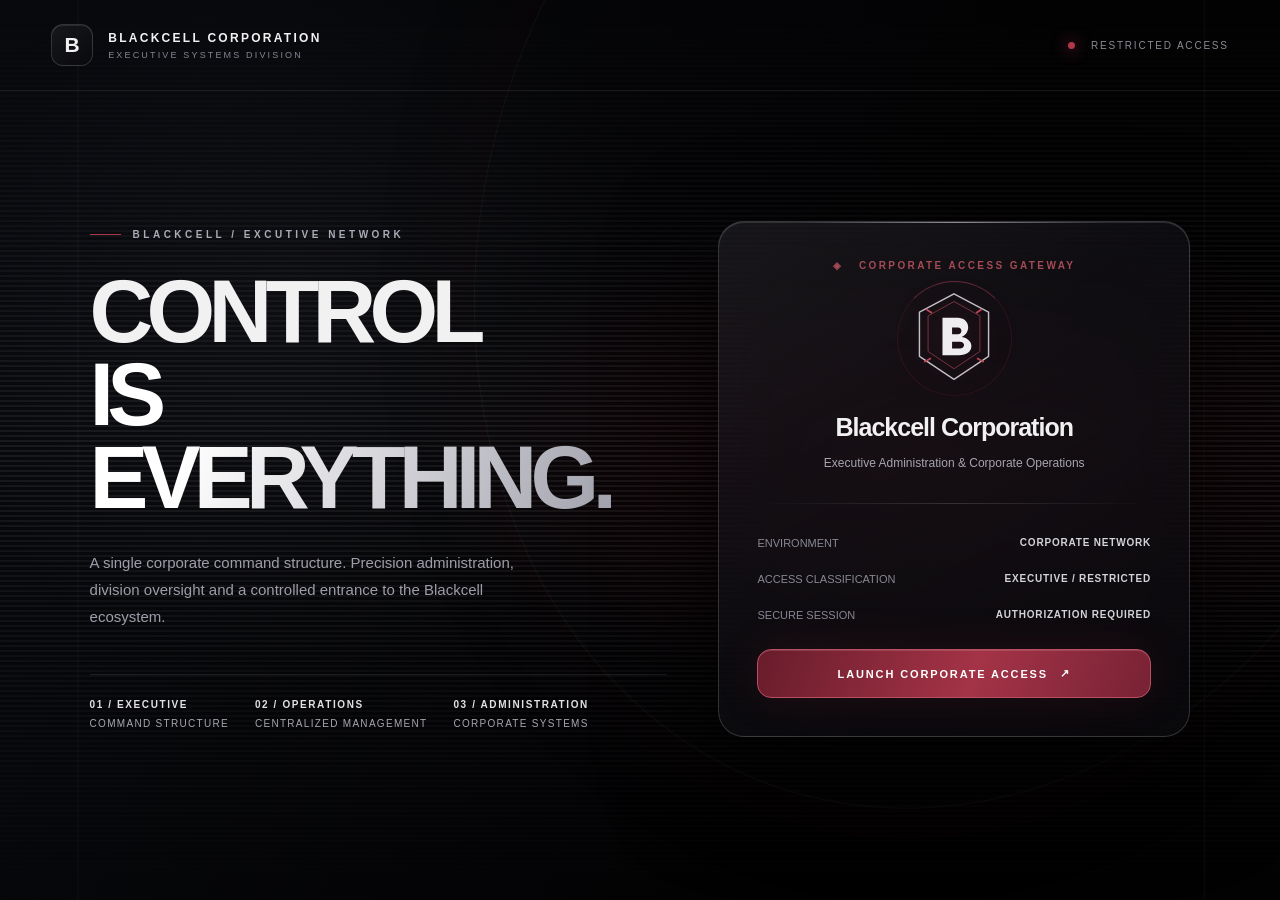
<file: index.html>
<!doctype html>
<html lang="en"><head><meta charset="utf-8"><meta name="viewport" content="width=device-width, initial-scale=1"><meta name="theme-color" content="#050507"><title>BLACKCELL / Corporate Access — Cinematic Prototype</title>
<style>
:root{color-scheme:dark;--bg:#050507;--white:#f2f1f2;--muted:#94949e;--red:#ad293d}*{box-sizing:border-box}html{height:100%}body{margin:0;min-height:100vh;font-family:-apple-system,BlinkMacSystemFont,'Segoe UI',Arial,sans-serif;color:var(--white);background:#030305;overflow-x:hidden}button{font:inherit;cursor:pointer}a{color:inherit;text-decoration:none}button:focus-visible,a:focus-visible{outline:2px solid #ef7586;outline-offset:4px}
.atmos{position:fixed;inset:0;pointer-events:none;z-index:0;background:radial-gradient(ellipse 50% 38% at 73% 51%,rgba(115,15,26,.18),transparent 78%),radial-gradient(ellipse 34% 50% at 23% 34%,rgba(102,105,121,.075),transparent 85%),linear-gradient(110deg,#08090d,#020203 65%)}
.atmos:after{content:"";position:absolute;inset:0;opacity:.13;background:repeating-linear-gradient(0deg,transparent 0,transparent 3px,#fff 4px,transparent 5px);mask-image:linear-gradient(to bottom,transparent,#000,transparent)}
.arch{position:absolute;top:-39vh;left:38%;height:130vh;width:75vw;border:1px solid #ffffff0b;transform:rotate(19deg);border-radius:50%;box-shadow:inset 0 0 90px #ffffff04,0 0 120px #4f111017}
.lines{position:fixed;inset:0;pointer-events:none;background:linear-gradient(90deg,transparent 6%,#ffffff08 6.08%,transparent 6.2%,transparent 94%,#ffffff08 94.08%,transparent 94.2%)}
header{position:relative;z-index:2;display:flex;align-items:center;justify-content:space-between;gap:16px;padding:24px clamp(18px,4vw,68px);border-bottom:1px solid #ffffff12}.identity{display:flex;gap:15px;align-items:center}.mark{width:42px;height:42px;display:grid;place-items:center;border:1px solid #8d929949;border-radius:12px;background:linear-gradient(140deg,#35363b52,#0a0a0dd9);font-weight:800;font-size:21px;box-shadow:inset 0 1px #ffffff18}.identity strong{display:block;font-size:12px;letter-spacing:.19em}.identity small{display:block;color:#858692;letter-spacing:.24em;font-size:9px;margin-top:5px}.header-right{display:flex;align-items:center;gap:16px;font-size:10px;letter-spacing:.18em;color:#8a8b96}.status-dot{width:7px;height:7px;border-radius:100%;background:#af3748;box-shadow:0 0 16px #c63450}.preview{border:1px solid #ffffff21;border-radius:99px;padding:10px 14px;color:#b9b9c2}
main{position:relative;z-index:1;min-height:calc(100vh - 94px);display:grid;grid-template-columns:minmax(0,1.1fr) minmax(320px,.9fr);align-items:center;gap:clamp(30px,4vw,90px);max-width:1480px;margin:auto;padding:70px clamp(22px,7vw,112px) 100px}.hero{max-width:700px}.eyebrow{display:flex;gap:12px;align-items:center;color:#aaabb7;font-size:10px;letter-spacing:.35em;font-weight:700}.eyebrow:before{content:"";height:1px;width:31px;background:#ab3549}.hero h1{font-size:clamp(56px,6.9vw,116px);font-weight:730;line-height:.94;letter-spacing:-.077em;margin:30px 0}.hero h1 em{font-style:normal;color:#7c7d87}.hero h1 span{display:block;background:linear-gradient(110deg,#fff 20%,#a6a6b1 88%);background-clip:text;-webkit-background-clip:text;color:transparent}.hero p{color:#9e9da9;font-size:15px;max-width:460px;line-height:1.8}.meta{display:flex;flex-wrap:wrap;gap:26px;margin-top:44px;padding-top:24px;border-top:1px solid #ffffff19;color:#a7a6b0;font-size:10px;letter-spacing:.13em}.meta b{display:block;color:#e1e0e4;letter-spacing:.16em;margin-bottom:8px;font-size:10px}.title-signal{text-align:center;letter-spacing:.24em;color:#a44b56;font-size:10px;margin-bottom:18px;font-weight:750}.access-card{position:relative;overflow:hidden;max-width:480px;width:100%;justify-self:end;border:1px solid #ffffff2a;border-radius:26px;padding:clamp(25px,3vw,43px);background:linear-gradient(150deg,#2c2b3270,#14141b85 35%,#0b0a0ec9);backdrop-filter:blur(32px);-webkit-backdrop-filter:blur(32px);box-shadow:0 36px 110px #000b,inset 0 1px #ffffff20;animation:rise 850ms cubic-bezier(.2,.8,.2,1) both}.access-card:before{content:"";height:1px;position:absolute;top:0;left:18%;right:18%;background:linear-gradient(90deg,transparent,#ffffff72,transparent)}.crest{margin:2px auto 25px;width:99px;height:99px;display:grid;place-items:center;position:relative}.crest svg{width:96px;height:96px;filter:drop-shadow(0 0 15px #bd304322)}.crest:after{content:"";position:absolute;inset:-8px;border:1px solid #a52a3931;border-radius:50%;animation:slowspin 20s linear infinite;border-top-color:#ad405a88}.access-card h2{text-align:center;font-size:25px;letter-spacing:-.04em;margin:0 0 8px}.access-card .sub{text-align:center;color:#a7a5b0;font-size:12px;line-height:1.6;margin-bottom:30px}.small-line{height:1px;background:linear-gradient(90deg,transparent,#ffffff25,transparent);margin:21px 0}.readout{display:flex;justify-content:space-between;gap:14px;padding:12px 0;font-size:11px}.readout span{color:#888994}.readout strong{color:#d3d3da;font-size:10px;letter-spacing:.08em}.launch{position:relative;overflow:hidden;border:1px solid #b94e60;border-radius:14px;display:flex;align-items:center;justify-content:center;gap:12px;width:100%;padding:17px 16px;margin-top:16px;color:white;background:linear-gradient(110deg,#681c2b,#a43347 55%,#782235);font-size:11px;font-weight:800;letter-spacing:.17em;box-shadow:0 0 45px #ad253622,inset 0 1px #ffffff21;transition:transform .2s,filter .2s}.launch:hover{filter:brightness(1.19);transform:translateY(-2px)}.launch:after{content:"";position:absolute;top:0;left:-100%;width:45%;height:100%;transform:skewX(-25deg);background:linear-gradient(90deg,transparent,#ffffff25,transparent);animation:glint 5s ease-in-out infinite}.secondary{display:block;text-align:center;background:transparent;border:0;color:#b8b6c0;margin:16px auto 0;letter-spacing:.08em;font-size:11px;padding:10px}.secondary:hover{color:white}.disclaimer{margin-top:20px;font-size:10px;line-height:1.65;color:#757681;text-align:center}.footer{position:fixed;bottom:24px;left:clamp(22px,4vw,68px);right:clamp(22px,4vw,68px);display:flex;justify-content:space-between;gap:20px;pointer-events:none;color:#666671;font-size:9px;letter-spacing:.13em;z-index:1}
/* cinematic entry */
.sequence{position:fixed;inset:0;z-index:50;display:grid;place-items:center;background:#020204;visibility:hidden;opacity:0;transition:opacity .36s,visibility .36s;overflow:hidden}.sequence.active{visibility:visible;opacity:1}.sequence.done{opacity:0;visibility:hidden}.sequence .scan-grid{position:absolute;inset:0;background-image:linear-gradient(#ffffff0b 1px,transparent 1px),linear-gradient(90deg,#ffffff0b 1px,transparent 1px);background-size:65px 65px;mask-image:radial-gradient(ellipse,#000 0%,transparent 73%);opacity:.45;transform:perspective(300px) rotateX(18deg) scale(1.35)}.scanline{position:absolute;left:0;right:0;top:-10%;height:3px;background:#bc2c45;box-shadow:0 0 22px 4px #b82040,0 0 90px 14px #b8204040;opacity:0}.sequence.active .scanline{animation:scanning 2.9s cubic-bezier(.23,.58,.34,1) .25s forwards}.sequence-center{position:relative;text-align:center;width:min(610px,87vw);z-index:2;display:flex;align-items:center;flex-direction:column}.ring{width:180px;height:180px;border:1px solid #a52c444a;border-radius:50%;display:grid;place-items:center;position:relative;box-shadow:0 0 0 17px #a52c4308,0 0 0 35px #a52c4304,0 0 50px #ad1d3313}.ring:before{content:"";position:absolute;inset:-12px;border-radius:50%;border:2px dashed #ad2c414a;animation:slowspin 5s linear infinite}.ring svg{width:100px;height:100px}.sequence h3{margin:44px 0 5px;font-size:clamp(26px,4vw,42px);letter-spacing:.19em;font-weight:650}.sequence .kicker{color:#848591;letter-spacing:.32em;font-size:10px;margin:0 0 30px}.phase{height:22px;color:#c2c1c9;letter-spacing:.2em;font-size:11px;margin-top:20px}.track{height:2px;background:#ffffff18;width:min(380px,80vw);margin-top:20px;overflow:hidden}.bar{height:100%;width:0;background:linear-gradient(90deg,#7e2334,#e16578);box-shadow:0 0 18px #df4058}.sequence.active .bar{animation:fillbar 4.2s ease-in-out forwards}.pct{color:#92929a;font-size:10px;letter-spacing:.2em;margin-top:12px}.corner{position:absolute;color:#666772;font-size:9px;letter-spacing:.16em;left:40px;bottom:34px}.corner.right{left:auto;right:40px}.skip{position:absolute;top:25px;right:28px;background:#19191d;border:1px solid #ffffff2e;color:#c5c4ce;padding:10px 15px;border-radius:40px;font-size:10px;letter-spacing:.14em;z-index:2}.skip:hover{border-color:#bd6576}.reduced-note{color:#8b8993;font-size:10px;margin-top:8px}
@keyframes rise{from{opacity:0;transform:translateY(26px) scale(.98)}to{opacity:1;transform:none}}@keyframes slowspin{to{transform:rotate(360deg)}}@keyframes glint{0%,30%{left:-100%}49%,100%{left:140%}}@keyframes scanning{0%{top:-10%;opacity:0}10%{opacity:.8}86%{opacity:.8}100%{top:110%;opacity:0}}@keyframes fillbar{0%{width:0}15%{width:14%}40%{width:41%}60%{width:58%}90%{width:94%}100%{width:100%}}
@media(max-width:900px){main{grid-template-columns:1fr;padding:60px 25px 110px}.hero{max-width:680px}.hero h1{font-size:clamp(58px,10vw,90px)}.access-card{justify-self:stretch;max-width:100%}.footer{position:relative;padding:0 25px 22px;left:auto;right:auto;bottom:auto}}@media(max-width:520px){header{padding:18px}.header-right .preview{display:none}.identity strong{font-size:10px}.hero h1{font-size:62px}.meta{gap:14px}.access-card{border-radius:20px}.footer{display:block}.footer span{display:block;margin-bottom:9px}}
@media(prefers-reduced-motion:reduce){*,*:before,*:after{animation-duration:.01ms!important;transition-duration:.01ms!important}}
</style></head>
<body>
<div class="atmos"><div class="arch"></div></div><div class="lines"></div>
<header><div class="identity"><div class="mark">B</div><div><strong>BLACKCELL CORPORATION</strong><small>EXECUTIVE SYSTEMS DIVISION</small></div></div><div class="header-right"><span class="status-dot"></span><span>RESTRICTED ACCESS</span></div></header>
<main><section class="hero"><div class="eyebrow">BLACKCELL / EXCUTIVE NETWORK</div><h1>CONTROL<br><span>IS EVERYTHING.</span><em> </em></h1><p>A single corporate command structure. Precision administration, division oversight and a controlled entrance to the Blackcell ecosystem.</p><div class="meta"><div><b>01 / EXECUTIVE</b> COMMAND STRUCTURE</div><div><b>02 / OPERATIONS</b> CENTRALIZED MANAGEMENT</div><div><b>03 / ADMINISTRATION</b> CORPORATE SYSTEMS</div></div></section>
<aside class="access-card" aria-label="Corporate Access launch preview"><div class="title-signal">◈ &nbsp; CORPORATE ACCESS GATEWAY</div><div class="crest" aria-hidden="true"><svg viewBox="0 0 100 100" fill="none" xmlns="http://www.w3.org/2000/svg"><path d="M50 4 86 23V69L50 93 14 69V23L50 4Z" stroke="#c4bfc6" stroke-width="1.5"/><path d="M50 12 77 27V64L50 82 23 64V27L50 12Z" stroke="#7d3542"/><path d="M38 29V68H55C72 68 72 51 58 49 69 44 66 29 54 29H38ZM48 39H54C59 39 59 46 54 46H48V39ZM48 54H56C62 54 62 61 56 61H48V54Z" fill="#efedf0"/><path d="M21 20 27 24M79 20 73 24M19 75 26 71M81 75 74 71" stroke="#bd4656" stroke-width="1.8"/></svg></div><h2>Blackcell Corporation</h2><p class="sub">Executive Administration & Corporate Operations</p><div class="small-line"></div><div class="readout"><span>ENVIRONMENT</span><strong>CORPORATE NETWORK</strong></div><div class="readout"><span>ACCESS CLASSIFICATION</span><strong>EXECUTIVE / RESTRICTED</strong></div><div class="readout"><span>SECURE SESSION</span><strong>AUTHORIZATION REQUIRED</strong></div><button type="button" id="launch" class="launch">LAUNCH CORPORATE ACCESS <span aria-hidden="true">↗</span></button></aside></main>

<div class="sequence" id="sequence" role="dialog" aria-modal="true" aria-label="Corporate launch animation" aria-hidden="true"><div class="scan-grid"></div><div class="scanline"></div><button class="skip" id="skip" type="button">SKIP INTRO ↗</button><div class="sequence-center"><div class="ring"><svg viewBox="0 0 100 100" fill="none"><path d="M50 5 85 24V69L50 93 15 69V24L50 5Z" stroke="#d6cbd2" stroke-width="2"/><path d="M38 30V68H56C70 68 71 52 59 49 69 42 64 30 54 30H38ZM48 38H54C60 38 60 46 54 46H48V38ZM48 54H56C62 54 62 61 56 61H48V54Z" fill="#eee8ec"/></svg></div><h3>BLACKCELL</h3><p class="kicker">CORPORATE SYSTEMS / INITIALIZATION</p><div class="phase" id="phase" aria-live="polite">INITIALIZING INTERFACE</div><div class="track"><div class="bar"></div></div><div class="pct" id="pct">PREVIEW MODE</div><div class="reduced-note">No live security verification is performed.</div></div><div class="corner">CORPORATE SYSTEMS · DISPLAY SEQUENCE</div><div class="corner right">SECURITY-THEMED CONCEPT</div></div>
<script>
(()=>{const seq=document.getElementById('sequence'),phase=document.getElementById('phase'),pct=document.getElementById('pct');let timeouts=[];let running=false;const steps=[[0,'INITIALIZING CORPORATE INTERFACE'],[850,'LOADING EXECUTIVE SYSTEMS'],[1850,'ESTABLISHING COMMAND DISPLAY'],[2950,'PREPARING ADMINISTRATION CENTER'],[3850,'COMMAND CENTER READY']];function clean(){timeouts.forEach(clearTimeout);timeouts=[]}function go(){clean();location.href='dashboard.html'}function begin(){if(running)return;running=true;seq.classList.remove('done');seq.classList.add('active');seq.setAttribute('aria-hidden','false');const bar=seq.querySelector('.bar');bar.style.animation='none';void bar.offsetWidth;bar.style.animation='';steps.forEach(([t,v])=>timeouts.push(setTimeout(()=>{phase.textContent=v;pct.textContent=t>=3850?'OPENING DASHBOARD · PREVIEW':'DISPLAY SEQUENCE IN PROGRESS'},t)));timeouts.push(setTimeout(go,4600));document.getElementById('skip').focus()}document.getElementById('launch').addEventListener('click',begin);document.getElementById('skip').addEventListener('click',go);document.addEventListener('keydown',e=>{if(e.key==='Escape'&&running){clean();running=false;seq.classList.remove('active');seq.setAttribute('aria-hidden','true')}})})();
</script></body></html>
</file>
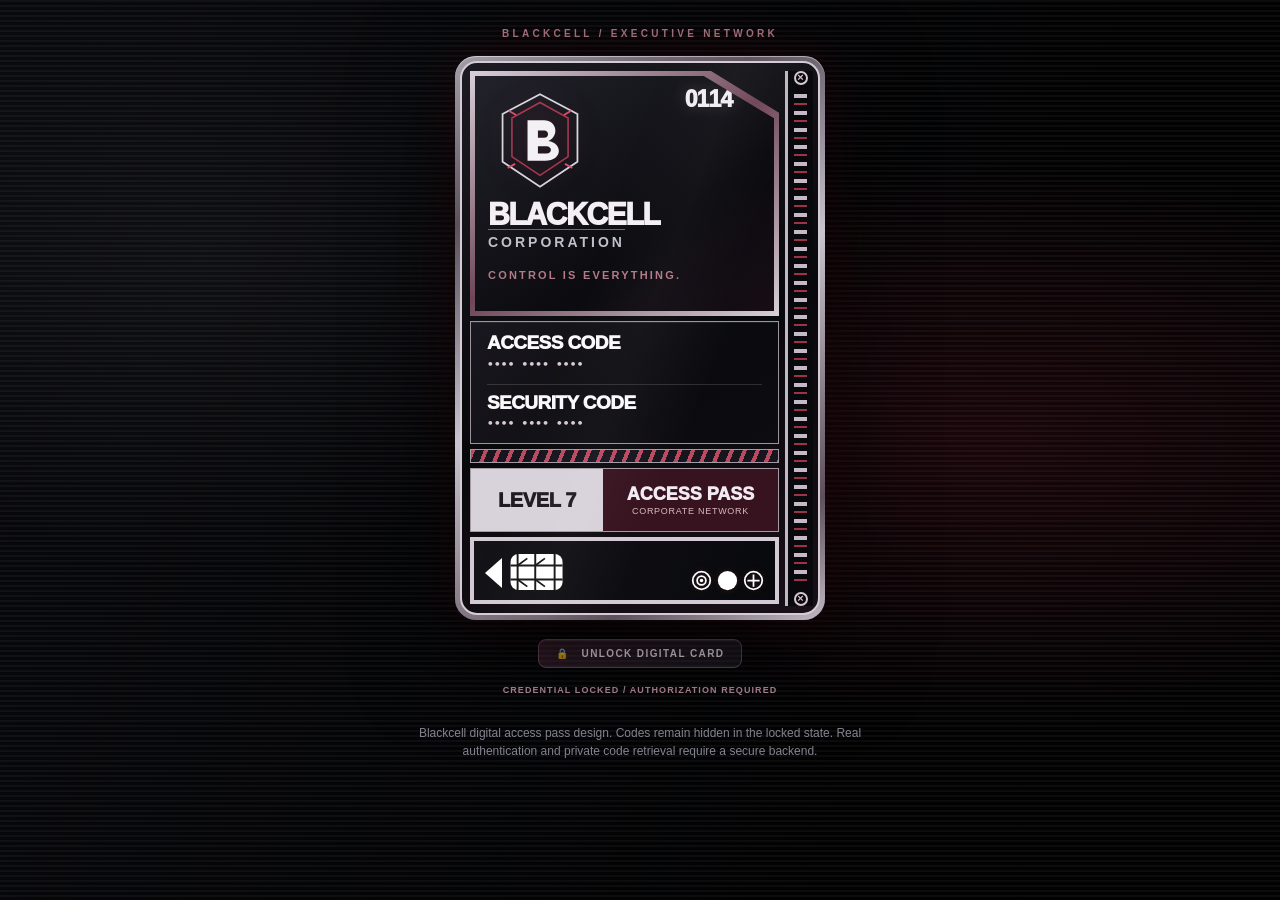
<file: access-card.html>
<!DOCTYPE html>
<html lang="en">
<head>
<meta charset="UTF-8" />
<meta name="viewport" content="width=device-width,initial-scale=1" />
<meta name="theme-color" content="#030305" />
<title>BLACKCELL / Executive Access Pass</title>
<style>
  :root{color-scheme:dark;--paper:#f9fafb;--ink:#151617;--line:#fff}
  *{box-sizing:border-box}
  html,body{margin:0;min-height:100%;font-family:Arial,Helvetica,sans-serif}
  body{background:radial-gradient(ellipse at 50% 12%,#27292c 0,#121315 49%,#08090a 100%);color:#f7f7f7;display:flex;flex-direction:column;align-items:center;justify-content:center;padding:28px 14px;gap:17px}
  .label{color:#a3a8b0;letter-spacing:.28em;text-transform:uppercase;font-size:10px;font-weight:800;text-align:center}
  .pass{
    width:min(370px,100%);aspect-ratio:370/564;background:var(--paper);border-radius:17px;
    padding:5px;box-shadow:0 26px 70px #000b,0 0 0 1px #d4d6d8;
    position:relative;overflow:hidden;isolation:isolate;
  }
  .body{height:100%;width:100%;background:var(--ink);border:2px solid var(--paper);border-radius:13px;overflow:hidden;position:relative;padding:8px 8px 9px}
  .edge{position:absolute;right:5px;top:8px;bottom:7px;width:28px;border-left:3px solid #f9fafb;display:flex;flex-direction:column;align-items:center;gap:7px;z-index:3;background:#151617}
  .edge .ring{border:2px solid white;border-radius:100%;width:14px;height:14px;line-height:9px;text-align:center;font-weight:900;font-size:11px; flex-shrink:0}
  .v-bars{width:13px;flex:1;min-height:30px;background:repeating-linear-gradient(to bottom,#fff 0 4px,transparent 4px 9px,#fff 9px 11px,transparent 11px 17px);margin:2px 0}
  .main{height:100%;margin-right:31px;display:flex;flex-direction:column;gap:5px}
  .top{height:46%;background:var(--paper);padding:5px;clip-path:polygon(0 0,78% 0,100% 17%,100% 100%,0 100%)}
  .top-in{height:100%;background:var(--ink);position:relative;padding:11px 13px 9px;clip-path:polygon(0 0,76.5% 0,100% 18%,100% 100%,0 100%)}
  .serial{position:absolute;right:42px;top:10px;color:var(--paper);font-size:23px;font-weight:950;letter-spacing:-1px}
  .brand-mark{display:block;width:104px;height:104px;margin:3px 0 5px 0}
  .corp{font-size:34px;font-weight:1000;line-height:.95;letter-spacing:-1.6px;white-space:nowrap;transform:scaleX(.91);transform-origin:left center;margin-top:4px}
  .corp-sub{font-size:17px;font-weight:750;line-height:1;letter-spacing:2.5px;border-top:3px solid #fff;width:max-content;max-width:100%;padding-top:3px}
  .motto{font-size:13px;font-style:italic;letter-spacing:.05em;margin-top:21px;font-weight:700;white-space:nowrap}
  .id-panel{flex:1;border:3px solid var(--paper);padding:17px 16px 12px;display:flex;flex-direction:column;justify-content:space-between;min-height:86px}
  .employee{font-size:24px;font-weight:1000;text-transform:uppercase;white-space:nowrap;overflow:hidden;text-overflow:ellipsis;outline:none}
  .role{font-size:18px;text-transform:uppercase;outline:none;color:#eee;white-space:nowrap;overflow:hidden;text-overflow:ellipsis}
  .stripes{height:18px;flex-shrink:0;background:repeating-linear-gradient(112deg,#fff 0px,#fff 5px,#141516 5px,#141516 12px);border:2px solid var(--paper)}
  .clearance{height:64px;display:grid;grid-template-columns:43% 57%;border:3px solid var(--paper);background:var(--paper);color:var(--ink);flex-shrink:0}
  .level{font-weight:1000;font-size:21px;display:flex;align-items:center;justify-content:center;white-space:nowrap;letter-spacing:-.4px}
  .pass-access{background:var(--ink);color:var(--paper);text-align:center;display:flex;justify-content:center;align-items:center;flex-direction:column}
  .pass-access strong{font-size:20px;line-height:1;font-weight:1000;white-space:nowrap}
  .pass-access span{font-size:10px;letter-spacing:.08em;margin-top:3px}
  .bottom{height:67px;background:var(--paper);padding:4px;clip-path:polygon(0 0,100% 0,100% 100%,0 100%,0 22%);flex-shrink:0}
  .bottom-in{height:100%;background:var(--ink);clip-path:polygon(0 0,100% 0,100% 100%,0 100%,0 23%);display:flex;align-items:end;justify-content:space-between;padding:7px 11px 9px}
  .chip-group{display:flex;align-items:center;gap:8px}
  .pointer{width:0;height:0;border-top:15px solid transparent;border-bottom:15px solid transparent;border-right:17px solid #fff}
  .chip{width:54px;height:37px;display:block}
  .circles{display:flex;align-items:center;gap:5px}
  .circles svg{width:21px;height:21px}
  .help{font-size:12px;color:#acb0b6;text-align:center;max-width:480px;line-height:1.5}
  .help kbd{font-family:inherit;border:1px solid #45474b;padding:2px 5px;border-radius:4px;color:white}
  @media(max-width:400px){.pass{width:min(340px,100%)}.corp{font-size:30px}.brand-mark{width:90px;height:90px}.motto{margin-top:14px}.employee{font-size:21px}.role{font-size:16px}.pass-access strong{font-size:17px}.level{font-size:18px}.serial{font-size:20px}}
  @media print{html,body{background:#fff!important;color:#000;padding:0;display:block}.label,.help{display:none}.pass{box-shadow:none;width:370px;margin:0;border:1px solid #222;-webkit-print-color-adjust:exact;print-color-adjust:exact}}

/* BLACKCELL / EXECUTIVE NETWORK — cinematic skin aligned with the approved corporate entrance */
:root{--paper:#b3aeba;--ink:#09090d;--line:#e9e4ed}
body{font-family:-apple-system,BlinkMacSystemFont,"Segoe UI",Arial,sans-serif;background:radial-gradient(ellipse 53% 40% at 77% 49%,#76152533,transparent 80%),radial-gradient(ellipse 38% 40% at 16% 29%,#7a7b8512,transparent 85%),linear-gradient(110deg,#08090d,#020203 70%);position:relative;overflow-x:hidden}
body:before{content:"";position:fixed;inset:0;pointer-events:none;opacity:.085;background:repeating-linear-gradient(0deg,transparent 0,transparent 3px,#ffffff 4px,transparent 5px)}
.label{letter-spacing:.33em;color:#b17b87;font-size:10px}
.pass{background:linear-gradient(150deg,#a3a0aa,#5a515d 22%,#c8c3ce 50%,#5e505a 84%,#bfb9c3);border-radius:21px;box-shadow:0 30px 100px #000c,0 0 52px #9e1a302c,inset 0 1px #ffffff7a;animation:cardIn .9s cubic-bezier(.2,.8,.2,1) both}
.pass:before{content:"";position:absolute;inset:0;z-index:8;pointer-events:none;border-radius:21px;background:linear-gradient(110deg,transparent 36%,#ffffff08 50%,transparent 65%);animation:glassGlint 7s ease-in-out infinite}
.body{background:linear-gradient(155deg,#1c1b22,#08090b 54%,#191018);border-color:#d4cbd5;border-radius:17px}
.edge{background:#09090d;border-left-color:#c2b8c4}.edge .ring{border-color:#d6c6d2;color:#d9c4cc}
.v-bars{background:repeating-linear-gradient(to bottom,#c4bac5 0 4px,transparent 4px 9px,#9b3449 9px 11px,transparent 11px 17px)}
.top{background:linear-gradient(145deg,#d7cfda,#6f4656,#d6d0d8)}
.top-in{background:linear-gradient(145deg,#22222a,#0b0b10 64%,#170d15)}
.serial{right:42px;top:10px;color:#f1edf2;text-shadow:0 0 18px #ffffff32;font-variant-numeric:tabular-nums}
.brand-mark{width:104px;height:104px;filter:drop-shadow(0 0 13px #b92c462a);animation:crestGlow 6s ease-in-out infinite}
.corp{font-size:32px;letter-spacing:-1.5px;transform:scaleX(.94);color:#f3eff4}
.corp-sub{font-size:14px;letter-spacing:3px;color:#bfc0c9;border-top:1px solid #ae4b5e;padding-top:5px}
.motto{font-size:11px;font-style:normal;letter-spacing:.20em;color:#b27a87;font-weight:800;margin-top:20px}
.id-panel{border-color:#9c939f;background:linear-gradient(120deg,#201d26a8,#0c0c10a8 73%);border-width:1px;box-shadow:inset 0 1px #ffffff14;padding:12px 16px;justify-content:center;gap:11px}
.code-group{min-width:0}
.code-label{color:#faf8fb;font-size:19px;font-weight:950;line-height:1.1;letter-spacing:-.03em}
.code-value{color:#b5b0bd;font-size:12px;line-height:1.4;letter-spacing:.035em;margin-top:4px;outline:none;white-space:nowrap;overflow:hidden;text-overflow:ellipsis}
.code-value:focus{outline:1px solid #ae5366;outline-offset:3px;border-radius:2px}
.code-group+.code-group{border-top:1px solid #ffffff24;padding-top:9px}
.employee{color:#faf8fb;letter-spacing:-.03em}.role{color:#b5b0bd;font-size:15px;letter-spacing:.06em;margin-top:5px}
.stripes{height:14px;border-color:#a39aa6;border-width:1px;background:repeating-linear-gradient(112deg,#b94b61 0px,#b94b61 4px,#17151d 4px,#17151d 12px)}
.clearance{background:#d8d2db;border-color:#a39aa6;border-width:1px;height:64px}.level{color:#201a23;font-size:20px}.pass-access{background:#37131f;color:#f2ebf2}.pass-access strong{font-size:18px}.pass-access span{font-size:9px;color:#d9b9c3}
.bottom{background:#d3cad5}.bottom-in{background:linear-gradient(110deg,#141318,#08090c)}.circles svg{filter:drop-shadow(0 0 3px #b33b4b33)}
.help{color:#85828f}.help kbd{border-color:#57474f}
@keyframes cardIn{from{opacity:0;transform:translateY(22px) scale(.985)}to{opacity:1;transform:none}}
@keyframes glassGlint{0%,30%{transform:translateX(-100%)}55%,100%{transform:translateX(100%)}}
@keyframes crestGlow{0%,100%{filter:drop-shadow(0 0 9px #b92c461b)}50%{filter:drop-shadow(0 0 19px #b92c4655)}}
@media(max-width:400px){.corp{font-size:30px}.role{font-size:13px}}
@media(prefers-reduced-motion:reduce){*,*:before,*:after{animation:none!important;transition:none!important}}
@media print{body{background:white!important}.pass{box-shadow:none;animation:none;background:#f4f4f4}.pass:before{display:none}}

/* Blackcell locked digital credential interface; visual demonstration only. */
.id-panel{position:relative;}
.secure-value{display:flex;gap:12px;align-items:center;justify-content:space-between;white-space:normal;letter-spacing:.14em;color:#d7cad3;font-weight:800;}
.secure-value .value-lock{color:#c68d9a;letter-spacing:.16em;font-size:9px;font-weight:900;}
.card-access-panel{display:flex;align-items:center;justify-content:center;gap:8px;margin-top:2px;}
.card-access-panel button{font:inherit;border:1px solid #714657;background:linear-gradient(135deg,#301b28,#17151d);color:#f3e9ef;border-radius:8px;padding:8px 17px;font-size:10px;font-weight:850;letter-spacing:.14em;cursor:pointer;box-shadow:inset 0 1px #ffffff17;transition:.2s;}
.card-access-panel button:hover{border-color:#c67b8c;background:#3c202e;}
.lock-status{font-size:9px;color:#bc909e;letter-spacing:.12em;font-weight:750;text-align:center;}
.overlay{position:fixed;inset:0;background:#020205cd;backdrop-filter:blur(13px);-webkit-backdrop-filter:blur(13px);z-index:50;display:none;align-items:center;justify-content:center;padding:18px;}
.overlay.open{display:flex;animation:fadeLock .2s ease-out;}
.auth-panel{width:min(440px,100%);background:linear-gradient(145deg,#1b1922,#09090e 68%,#160c13);border:1px solid #69505d;border-radius:23px;padding:25px;box-shadow:0 30px 100px #000e,0 0 70px #9c294022;position:relative;}
.auth-panel:before{content:"";position:absolute;top:0;left:27px;right:27px;height:2px;background:linear-gradient(90deg,transparent,#b25069,transparent);}
.auth-head{display:flex;justify-content:space-between;align-items:start;gap:12px;margin-bottom:20px;}
.auth-kicker{color:#b67d8e;letter-spacing:.21em;font-size:9px;font-weight:850;margin-bottom:7px;}
.auth-title{font-size:22px;font-weight:850;color:#f8f4f9;letter-spacing:-.04em;}
.auth-sub{font-size:12px;color:#9e9aa9;line-height:1.6;margin-top:8px;}
.close-auth{border:1px solid #49414b;background:#2a2830;color:#e4dfe6;border-radius:50%;height:32px;width:32px;font-size:19px;cursor:pointer;}
.form-label{display:block;font-size:10px;color:#bdb5c1;letter-spacing:.13em;font-weight:800;margin:13px 0 7px;}
.auth-input{width:100%;border:1px solid #4d424d;border-radius:9px;background:#101016;color:#f9f7fa;font-size:15px;padding:12px 13px;outline:none;}
.auth-input:focus{border-color:#b75d77;box-shadow:0 0 0 2px #b75d7720;}
.auth-button{display:block;width:100%;background:linear-gradient(105deg,#582535,#301422);color:#f6edf2;border:1px solid #9e4d63;border-radius:10px;padding:13px;margin-top:18px;font-weight:850;font-size:12px;letter-spacing:.13em;cursor:pointer;}
.auth-button:hover{background:#642a3e;}
.auth-foot{font-size:11px;color:#898492;line-height:1.6;margin-top:15px;}
.auth-message{color:#d79eac;font-size:11px;margin-top:10px;min-height:16px;}
.auth-demo{margin-top:14px;border:1px solid #54424e;border-radius:9px;background:#171219;padding:12px;color:#c6bac6;line-height:1.5;font-size:11px;}
.auth-demo button{margin-top:9px;background:#28212b;color:#ede6ee;border:1px solid #654d5a;border-radius:8px;padding:9px 12px;cursor:pointer;font-weight:700;}
.preview-authorized .value-lock{color:#bad5c5;}
.preview-authorized .secure-value .dots{letter-spacing:.08em;}
@keyframes fadeLock{from{opacity:0}to{opacity:1}}
@media print{.overlay,.card-access-panel,.help{display:none!important}}

/* Access Pass changes from crimson to green only in the authorized visual state. */
.pass-access{transition:background .42s ease,color .42s ease,box-shadow .42s ease;}
.pass-access span{transition:color .42s ease;}
.preview-authorized .pass-access{background:linear-gradient(135deg,#155139,#0b3427);color:#f1fff7;box-shadow:inset 0 0 0 1px #6bb89155;}
.preview-authorized .pass-access span{color:#b5efd0;}
@media(prefers-reduced-motion:reduce){.pass-access,.pass-access span{transition:none;}}

/* Longer access/security codes without changing the original cinematic color theme. */
.secure-value{display:block;min-width:0;overflow:visible;white-space:normal;letter-spacing:.035em;}
.secure-value .dots{display:block;width:100%;font-family:ui-monospace,SFMono-Regular,Consolas,monospace;font-size:11px;font-weight:650;letter-spacing:.025em;line-height:1.35;overflow-wrap:anywhere;word-break:break-word;}
.secure-value .value-lock{display:none!important;}
.code-group+.code-group{padding-top:8px;}
.preview-authorized .secure-value .dots{color:#dbd5df;letter-spacing:.025em;}
.lock-status{text-align:center;max-width:min(370px,100%);}
@media(max-width:400px){.secure-value .dots{font-size:10px}}
</style>
</head>
<body>
<div class="label">BLACKCELL / EXECUTIVE NETWORK</div>
<article class="pass" aria-label="Blackcell Corporation Level 7 access pass">
  <div class="body">
    <div class="edge" aria-hidden="true"><span class="ring">×</span><div class="v-bars"></div><span class="ring">×</span></div>
    <div class="main">
      <section class="top"><div class="top-in">
        <span class="serial">0114</span>
        <svg class="brand-mark" viewBox="0 0 100 100" role="img" aria-label="Blackcell emblem"><path d="M50 4 86 23V69L50 93 14 69V23L50 4Z" fill="none" stroke="#d9d5dd" stroke-width="1.7"/><path d="M50 12 77 27V64L50 82 23 64V27L50 12Z" fill="none" stroke="#a83950" stroke-width="1.5"/><path d="M38 29V68H55C72 68 72 51 58 49 69 44 66 29 54 29H38ZM48 39H54C59 39 59 46 54 46H48V39ZM48 54H56C62 54 62 61 56 61H48V54Z" fill="#f3f1f4"/><path d="M20 20l7 4M80 20l-7 4M19 75l7-4M81 75l-7-4" stroke="#d85168" stroke-width="1.8"/></svg>
        <div class="corp">BLACKCELL</div>
        <div class="corp-sub">CORPORATION</div>
        <div class="motto">CONTROL IS EVERYTHING.</div>
      </div></section>
      <section class="id-panel"><div class="code-group"><div class="code-label">ACCESS CODE</div><div class="code-value secure-value" aria-label="Access code locked"><span class="dots">•••• •••• ••••</span><span class="value-lock">LOCKED</span></div></div><div class="code-group"><div class="code-label">SECURITY CODE</div><div class="code-value secure-value" aria-label="Security code locked"><span class="dots">•••• •••• ••••</span><span class="value-lock">LOCKED</span></div></div></section>
      <div class="stripes" aria-hidden="true"></div>
      <section class="clearance"><div class="level">LEVEL 7</div><div class="pass-access"><strong>ACCESS PASS</strong><span>CORPORATE NETWORK</span></div></section>
      <div class="bottom" aria-hidden="true"><div class="bottom-in"><div class="chip-group"><span class="pointer"></span><svg class="chip" viewBox="0 0 60 42"><rect width="59" height="41" rx="9" fill="#fff"/><path d="M8 0v42M28 0v42M50 0v42M0 13h59M0 29h59" stroke="#171717" stroke-width="2.2"/><path d="M8 13L19 5M28 13L39 5M8 29L19 37M28 29L39 37" stroke="#171717" stroke-width="2"/></svg></div><div class="circles"><svg viewBox="0 0 24 24"><circle cx="12" cy="12" r="10" fill="none" stroke="white" stroke-width="2"/><circle cx="12" cy="12" r="5" fill="none" stroke="white" stroke-width="2"/><circle cx="12" cy="12" r="2" fill="white"/></svg><svg viewBox="0 0 24 24"><circle cx="12" cy="12" r="11" fill="white"/></svg><svg viewBox="0 0 24 24"><circle cx="12" cy="12" r="10" fill="none" stroke="white" stroke-width="2"/><path d="M12 5v14M5 12h14" stroke="white" stroke-width="2"/></svg></div></div></div>
    </div>
  </div>
</article>
<div class="card-access-panel"><button id="unlockCard" type="button">🔒 &nbsp; UNLOCK DIGITAL CARD</button></div>
<div class="lock-status" id="lockStatus">CREDENTIAL LOCKED / AUTHORIZATION REQUIRED</div>
<p class="help">Blackcell digital access pass design. Codes remain hidden in the locked state. Real authentication and private code retrieval require a secure backend.</p>
<div class="overlay" id="authOverlay" role="dialog" aria-modal="true" aria-labelledby="authTitle">
  <div class="auth-panel">
    <div class="auth-head"><div><div class="auth-kicker">BLACKCELL / EXECUTIVE NETWORK</div><div class="auth-title" id="authTitle">Security Authorization</div><div class="auth-sub">Sign in to request access to your private digital card.</div></div><button class="close-auth" id="closeAuth" aria-label="Close dialog" type="button">×</button></div>
    <form id="authForm" autocomplete="off">
      <label class="form-label" for="authEmail">AUTHORIZED ACCOUNT</label><input class="auth-input" id="authEmail" type="email" placeholder="Corporate email address" autocomplete="username" required>
      <label class="form-label" for="authPassword">PASSWORD</label><input class="auth-input" id="authPassword" type="password" placeholder="Enter password" autocomplete="current-password" required>
      <button type="submit" class="auth-button">VERIFY AUTHORIZATION</button>
      <div id="authMessage" class="auth-message" role="status" aria-live="polite"></div>
    </form>
    <div class="auth-demo"><strong>INTERACTIVE DESIGN PREVIEW</strong><br>This standalone HTML has no connected identity provider and intentionally does not accept or store passwords. For a visual demo of the post-login state, use the button below.<br><button type="button" id="previewUnlock">Preview Authorized State</button></div>
    <div class="auth-foot">Never enter your real corporate credentials into an unconnected preview. Code values must be retrieved from a protected server only after authentication.</div>
  </div>
</div>
<script>
(()=>{
 const open=document.getElementById('unlockCard'), overlay=document.getElementById('authOverlay'), close=document.getElementById('closeAuth'), form=document.getElementById('authForm'), preview=document.getElementById('previewUnlock'), status=document.getElementById('lockStatus');
 let authorized=false;
 function closeDialog(){overlay.classList.remove('open');document.getElementById('authPassword').value='';}
 open.addEventListener('click',()=>{if(authorized){authorized=false;document.body.classList.remove('preview-authorized');document.querySelectorAll('.secure-value .dots').forEach(el=>el.textContent='•••• •••• ••••');document.querySelectorAll('.secure-value .value-lock').forEach(el=>el.textContent='LOCKED');status.textContent='CREDENTIAL LOCKED / AUTHORIZATION REQUIRED';open.textContent='🔒  UNLOCK DIGITAL CARD';return;}overlay.classList.add('open');document.getElementById('authEmail').focus();});
 close.addEventListener('click',closeDialog);overlay.addEventListener('click',e=>{if(e.target===overlay)closeDialog();});document.addEventListener('keydown',e=>{if(e.key==='Escape')closeDialog();});
 form.addEventListener('submit',e=>{e.preventDefault();document.getElementById('authMessage').textContent='Secure authentication is not connected. This preview does not process credentials.';document.getElementById('authPassword').value='';});
 preview.addEventListener('click',()=>{authorized=true;document.body.classList.add('preview-authorized');document.querySelectorAll('.secure-value .dots').forEach((el,i)=>el.textContent=i===0?'ACCESS CODE · 16–32 CHARACTERS':'SECURITY CODE · 16–32 CHARACTERS');document.querySelectorAll('.secure-value .value-lock').forEach(el=>el.textContent='DEMO');status.textContent='AUTHORIZED STATE PREVIEW / CARD READ-ONLY';open.textContent='🔒  LOCK DIGITAL CARD';closeDialog();});
})();
</script>
</body>
</html>
</file>
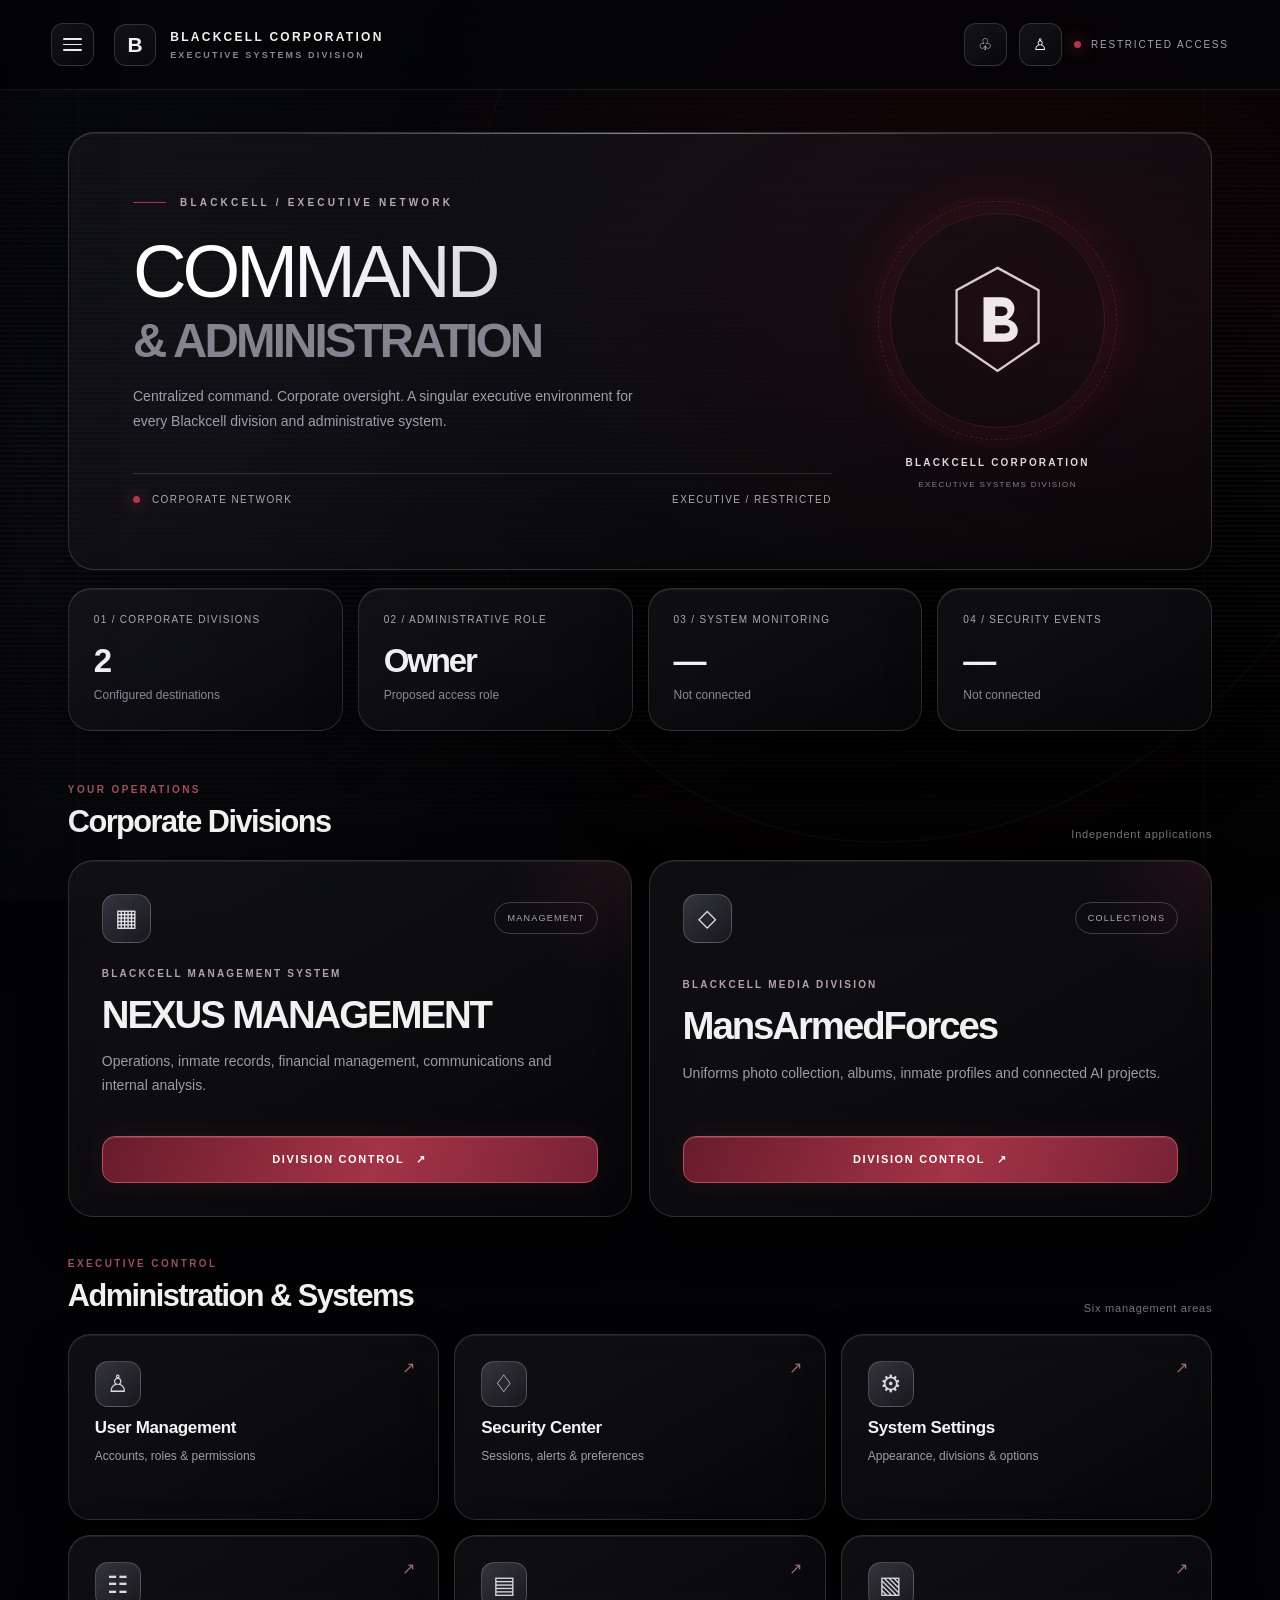
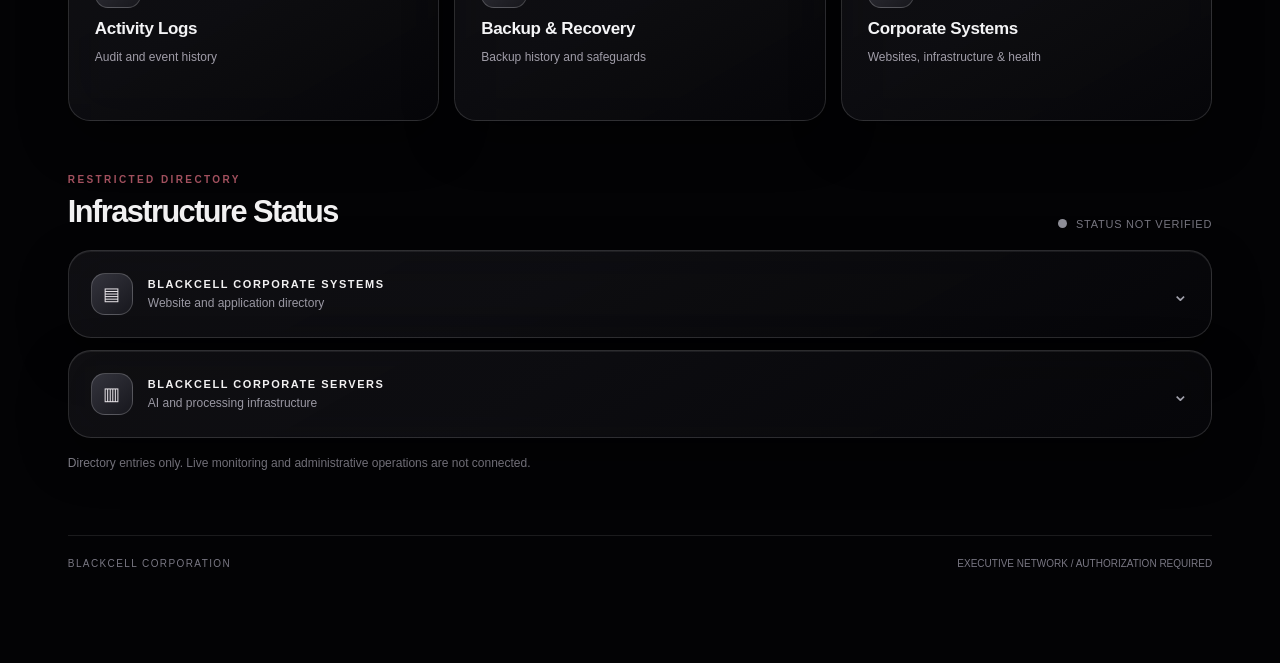
<file: dashboard.html>
<!doctype html><html lang="en"><head><meta charset="utf-8"><meta name="viewport" content="width=device-width,initial-scale=1"><meta name="theme-color" content="#000000"><title>BLACKCELL CORPORATION | Command & Administration</title><link rel="stylesheet" href="styles.css"><link rel="stylesheet" href="admin.css"><link rel="stylesheet" href="executive.css"></head><body data-page="admin-preview"><div class="cinematic-atmos" aria-hidden="true"><div class="cinematic-arch"></div></div><div class="cinematic-lines" aria-hidden="true"></div>
<header class="site-header"><button class="menu-button" id="menuButton" aria-label="Open corporate navigation" aria-expanded="false"><span></span><span></span><span></span></button><a class="brand" href="dashboard.html"><span class="brand-icon">B</span><span class="brand-copy"><strong>BLACKCELL CORPORATION</strong><small>EXECUTIVE SYSTEMS DIVISION</small></span></a><div class="header-end"><button class="icon-button" data-open="notifications" aria-label="Notifications">♧</button><button class="icon-button" data-open="account" aria-label="Administrator account">♙</button><span class="restricted"><i></i> RESTRICTED ACCESS</span></div></header>
<main class="dashboard-page admin-dashboard"><section class="admin-hero"><div class="hero-copy"><div class="eyebrow">BLACKCELL / EXECUTIVE NETWORK</div><h1><span class="hero-heading-white">COMMAND</span><span class="hero-heading-silver">& ADMINISTRATION</span></h1><p>Centralized command. Corporate oversight. A singular executive environment for every Blackcell division and administrative system.</p><div class="hero-bottom"><span><i class="red-live-dot"></i> CORPORATE NETWORK</span><span>EXECUTIVE / RESTRICTED</span></div></div><div class="hero-seal" aria-hidden="true"><div class="seal-circle"><svg viewBox="0 0 100 100" fill="none"><path d="M50 5 85 24V69L50 93 15 69V24L50 5Z" stroke="#d6cbd2" stroke-width="2"/><path d="M38 30V68H56C70 68 71 52 59 49 69 42 64 30 54 30H38ZM48 38H54C60 38 60 46 54 46H48V38ZM48 54H56C62 54 62 61 56 61H48V54Z" fill="#eee8ec"/></svg></div><div class="seal-text">BLACKCELL CORPORATION</div><small>EXECUTIVE SYSTEMS DIVISION</small></div></section>
<section class="metrics"><article class="panel metric"><div class="muted-label">01 / CORPORATE DIVISIONS</div><strong>2</strong><small>Configured destinations</small></article><article class="panel metric"><div class="muted-label">02 / ADMINISTRATIVE ROLE</div><strong>Owner</strong><small>Proposed access role</small></article><article class="panel metric"><div class="muted-label">03 / SYSTEM MONITORING</div><strong>—</strong><small>Not connected</small></article><article class="panel metric"><div class="muted-label">04 / SECURITY EVENTS</div><strong>—</strong><small>Not connected</small></article></section>
<div class="section-title"><div><div class="eyebrow">YOUR OPERATIONS</div><h2>Corporate Divisions</h2></div><span>Independent applications</span></div><section class="division-grid admin-divisions"><article class="panel division"><div class="division-top"><span class="square-icon">▦</span><span class="outline-chip">MANAGEMENT</span></div><div><div class="eyebrow">BLACKCELL MANAGEMENT SYSTEM</div><h2>NEXUS MANAGEMENT</h2><p>Operations, inmate records, financial management, communications and internal analysis.</p></div><button class="btn primary" data-open="nexus">Division Control <span>↗</span></button></article><article class="panel division"><div class="division-top"><span class="square-icon">◇</span><span class="outline-chip">COLLECTIONS</span></div><div><div class="eyebrow">BLACKCELL MEDIA DIVISION</div><h2>MansArmedForces</h2><p>Uniforms photo collection, albums, inmate profiles and connected AI projects.</p></div><button class="btn primary" data-open="mans">Division Control <span>↗</span></button></article></section>
<div class="section-title"><div><div class="eyebrow">EXECUTIVE CONTROL</div><h2>Administration & Systems</h2></div><span>Six management areas</span></div><section class="admin-grid" aria-label="Administration sections"><button class="admin-card panel" data-open="users"><span class="admin-glyph">♙</span><strong>User Management</strong><small>Accounts, roles & permissions</small><span class="card-arrow">↗</span></button><button class="admin-card panel" data-open="security"><span class="admin-glyph">♢</span><strong>Security Center</strong><small>Sessions, alerts & preferences</small><span class="card-arrow">↗</span></button><button class="admin-card panel" data-open="settings"><span class="admin-glyph">⚙</span><strong>System Settings</strong><small>Appearance, divisions & options</small><span class="card-arrow">↗</span></button><button class="admin-card panel" data-open="logs"><span class="admin-glyph">☷</span><strong>Activity Logs</strong><small>Audit and event history</small><span class="card-arrow">↗</span></button><button class="admin-card panel" data-open="backups"><span class="admin-glyph">▤</span><strong>Backup & Recovery</strong><small>Backup history and safeguards</small><span class="card-arrow">↗</span></button><button class="admin-card panel" data-open="systems"><span class="admin-glyph">▧</span><strong>Corporate Systems</strong><small>Websites, infrastructure & health</small><span class="card-arrow">↗</span></button></section>
<section class="status-section"><div class="section-title"><div><div class="eyebrow">RESTRICTED DIRECTORY</div><h2>Infrastructure Status</h2></div><span class="preview-label"><i class="indicator gray"></i> STATUS NOT VERIFIED</span></div><div class="status-groups"><details class="panel status-group"><summary><span class="square-icon small-icon">▤</span><span><strong>BLACKCELL CORPORATE SYSTEMS</strong><small>Website and application directory</small></span><span class="chevron">⌄</span></summary><div class="status-list" id="systemsList"></div></details><details class="panel status-group"><summary><span class="square-icon small-icon">▥</span><span><strong>BLACKCELL CORPORATE SERVERS</strong><small>AI and processing infrastructure</small></span><span class="chevron">⌄</span></summary><div class="status-list" id="serversList"></div></details></div><p class="notice">Directory entries only. Live monitoring and administrative operations are not connected.</p></section>
<footer class="admin-footer">BLACKCELL CORPORATION <span>EXECUTIVE NETWORK / AUTHORIZATION REQUIRED</span></footer></main>
<div id="drawerShade" class="shade" hidden></div><aside id="drawer" class="drawer" aria-hidden="true"><div class="drawer-heading"><div><div class="eyebrow">BLACKCELL CORPORATION</div><h2>Navigation</h2></div><button class="icon-button" id="closeDrawer" aria-label="Close navigation">✕</button></div><nav><button id="navHome">Command Center <span>›</span></button><button data-open="account">My Account <span>›</span></button><button data-open="users">User Management <span>›</span></button><button data-open="security">Security Center <span>›</span></button><button data-open="settings">System Settings <span>›</span></button><button data-open="logs">Activity Logs <span>›</span></button><button data-open="backups">Backup & Recovery <span>›</span></button><button data-open="systems">Corporate Systems <span>›</span></button></nav><div class="thin-rule"></div><button class="signout" data-open="signout">Global Secure Sign Out <span>↗</span></button><p class="notice">Sign-out across applications requires future server integration. Preview actions do not revoke sessions.</p></aside>
<div class="modal-backdrop" id="modalBackdrop" hidden><section class="modal panel admin-modal" role="dialog" aria-modal="true" aria-labelledby="modalTitle" tabindex="-1"><div class="modal-top"><div><div class="eyebrow" id="modalEyebrow">BLACKCELL CORPORATION / ADMINISTRATION</div><h2 id="modalTitle">System Center</h2></div><button class="icon-button" id="closeModal" aria-label="Close popup">✕</button></div><div id="modalContent"></div><p class="preview-disclaimer">INTERACTIVE DESIGN PREVIEW · NO LIVE ADMINISTRATIVE CHANGES</p></section></div><script src="admin.js" defer></script></body></html>
</file>
<file: styles.css>
:root{color-scheme:dark;--bg:#000;--panel:#121215;--panel2:#18181c;--stroke:#34343a;--text:#f5f5f7;--muted:#9b9ba7;--red:#aa394a}*{box-sizing:border-box}html{scroll-behavior:smooth}body{margin:0;background:#000;color:var(--text);font-family:Inter,-apple-system,BlinkMacSystemFont,"Segoe UI",Arial,sans-serif}button,input,select{font:inherit}button{cursor:pointer}button:disabled,input:disabled{cursor:not-allowed;opacity:.58}a{text-decoration:none;color:inherit}.site-header{height:84px;display:flex;align-items:center;gap:16px;padding:0 clamp(18px,4vw,64px);border-bottom:1px solid #202024}.brand{display:flex;align-items:center;gap:13px;font-weight:750;font-size:14px;letter-spacing:.15em}.brand-icon{display:grid;place-items:center;width:46px;height:46px;background:#19191e;border:1px solid #35353e;border-radius:14px;font-size:23px;letter-spacing:0;font-weight:700}.header-end{margin-left:auto;display:flex;align-items:center;gap:14px}.preview-flag{margin-left:auto;border:1px solid #32323b;color:#a7a7b2;border-radius:50px;padding:10px 13px;font-size:10px;letter-spacing:.17em;font-weight:750}.header-end .preview-flag{margin-left:0}.menu-button,.icon-button{flex:none;display:grid;place-items:center;width:46px;height:46px;border:1px solid #3a3a42;border-radius:13px;background:#141417;color:white}.menu-button{gap:0;align-content:center}.menu-button span{display:block;height:2px;width:19px;background:#f1f1f1;margin:2px 0;border-radius:2px}.dashboard-page{max-width:1180px;margin:0 auto;padding:42px 22px 80px}.banner{text-align:center;padding:55px 14px 67px;border:1px solid #26262a;border-radius:25px;background:#000}.eyebrow{font-size:10px;letter-spacing:.22em;color:#9a9aa6;font-weight:700;text-transform:uppercase}.banner h1{font-size:clamp(38px,6.7vw,80px);letter-spacing:-.058em;line-height:1.08;margin:21px 0 17px;font-weight:820}.banner h1 span{display:block;font-size:clamp(23px,3.8vw,46px);font-weight:450;letter-spacing:.065em;margin-top:7px}.banner-line{width:62px;height:1px;background:#9c9ca2;margin:25px auto 0}.division-grid{display:grid;grid-template-columns:repeat(2,minmax(0,1fr));gap:20px;margin-top:24px}.panel{border:1px solid var(--stroke);border-radius:24px;background:linear-gradient(155deg,#1a1a1f,#0c0c0f);box-shadow:0 18px 42px rgba(0,0,0,.35)}.division{min-height:360px;padding:30px;display:flex;flex-direction:column;justify-content:space-between;gap:25px}.division-top{display:flex;justify-content:space-between;align-items:center;gap:10px}.square-icon{width:49px;height:49px;border:1px solid #414149;border-radius:14px;background:#242429;display:grid;place-items:center;font-size:24px}.outline-chip{font-size:10px;letter-spacing:.14em;padding:10px 12px;border:1px solid #484850;border-radius:99px;color:#d3d3d9}.division h2{font-size:clamp(27px,3.3vw,45px);letter-spacing:-.04em;overflow-wrap:anywhere;line-height:1.14;margin:14px 0}.division p,.lead{color:#a4a4af;line-height:1.65}.division p{max-width:500px;font-size:14px}.btn{border-radius:13px;padding:14px 22px;font-weight:700;border:1px solid transparent;text-align:center;display:inline-flex;justify-content:center;align-items:center;gap:12px;min-height:47px}.btn.primary{background:#ededf0;color:#111}.btn.primary:hover{background:white}.btn.outline{background:#222227;color:#f1f1f3;border-color:#404047}.btn.full{display:flex;width:100%}.status-section{margin-top:40px}.status-heading{display:flex;justify-content:space-between;align-items:center;gap:12px;margin-bottom:18px}.status-heading h2{font-size:23px;margin:8px 0}.overall-status{font-size:11px;color:#b4b4bc;letter-spacing:.08em;display:flex;align-items:center;gap:9px}.indicator{display:inline-block;border-radius:50%;width:9px;height:9px;flex:none}.indicator.gray{background:#8f8f98}.indicator.green{background:#48d985}.indicator.red{background:#f26c79}.status-groups{display:grid;gap:12px}.status-group{overflow:hidden}.status-group summary{list-style:none;cursor:pointer;display:flex;align-items:center;gap:15px;padding:19px}.status-group summary::-webkit-details-marker{display:none}.small-icon{width:42px;height:42px;font-size:18px}.status-group summary span:nth-child(2){flex:1;display:grid;gap:6px}.status-group strong{font-size:13px;letter-spacing:.075em}.status-group small{color:#92929d;font-size:12px}.chevron{font-size:20px;color:#a3a3ae}.status-list{border-top:1px solid #323238;padding:8px 18px 16px;background:#09090b}.service-row{width:100%;background:transparent;border:0;border-bottom:1px solid #222228;text-align:left;padding:14px 2px;display:flex;align-items:center;gap:13px;color:#eee}.service-row:hover{background:#17171a}.service-row .service-code{flex:1;font-weight:700;letter-spacing:.08em}.service-row .service-caption{font-size:11px;color:#9a9aa3}.notice{font-size:12px;line-height:1.6;color:#898995;margin:16px 0 0}.shade{position:fixed;inset:0;background:rgba(0,0,0,.67);z-index:10}.drawer{position:fixed;top:0;left:0;width:min(390px,92vw);height:100dvh;overflow:auto;padding:24px;background:#111114;border-right:1px solid #3e3e45;z-index:11;transform:translateX(-105%);transition:transform .22s ease}.drawer.open{transform:translateX(0)}.drawer-heading,.modal-top{display:flex;align-items:center;justify-content:space-between;gap:14px}.drawer h2,.modal h2{font-size:22px;margin:8px 0 16px}.drawer nav{display:grid;margin-top:25px}.drawer nav button,.drawer .signout{border:0;border-bottom:1px solid #28282e;padding:17px 7px;background:transparent;text-align:left;color:#eee;display:flex;justify-content:space-between;font-weight:600}.drawer .signout{color:#ef939e;width:100%}.thin-rule{height:1px;background:#333339;margin:18px 0}.modal-backdrop{position:fixed;inset:0;background:rgba(0,0,0,.82);z-index:20;display:grid;place-items:center;padding:18px}.modal-backdrop[hidden],.shade[hidden]{display:none}.modal{width:min(620px,100%);padding:27px;max-height:90dvh;overflow:auto;background:#151518}.modal .dim,.dim{color:#9c9ca7}.modal-content{display:grid;gap:14px}.modal-grid{display:grid;grid-template-columns:1fr 1fr;gap:10px}.modal-tile{background:#222226;border:1px solid #38383e;border-radius:13px;padding:14px;min-height:94px}.modal-tile b{display:block;margin-bottom:9px;font-size:13px}.modal-tile small{color:#a3a3ad;line-height:1.5}.modal-actions{display:flex;flex-wrap:wrap;gap:9px;margin-top:12px}.modal label,.login-box label{display:block;margin:14px 0 7px;color:#b8b8c2;font-size:12px;font-weight:650}.modal input,.login-box input,.login-box select{width:100%;color:#e9e9ec;background:#09090c;border:1px solid #3a3a43;border-radius:11px;padding:14px;min-height:46px}.modal .locked{padding:14px;border-radius:12px;background:#201b1f;border:1px solid #46363a;color:#c6b7be;font-size:13px;line-height:1.6}.login-page{max-width:620px;margin:0 auto;padding:78px 20px}.login-page h1{font-size:clamp(45px,8vw,68px);letter-spacing:-.055em;line-height:1.05}.muted-head{color:#9e9eaa}.lead{font-size:15px}.login-box{margin-top:32px;padding:30px}.panel-title{display:flex;align-items:center;justify-content:space-between;gap:12px}.panel-title h2{margin:0}.small{font-size:13px}@media(max-width:720px){.site-header{padding:0 14px;height:74px}.brand{font-size:11px;letter-spacing:.07em;gap:9px}.brand-icon{width:37px;height:37px;border-radius:11px}.preview-flag{display:none}.dashboard-page{padding:22px 12px 50px}.banner{padding:47px 11px}.division-grid{grid-template-columns:1fr}.division{padding:24px;min-height:310px}.status-heading{align-items:flex-start;flex-direction:column}.modal-grid{grid-template-columns:1fr}.login-page{padding-top:48px}}
</file>
<file: admin.css>
.admin-dashboard{max-width:1240px}.admin-hero{position:relative;overflow:hidden;padding:60px clamp(24px,5vw,70px) 32px;border:1px solid #282830;border-radius:27px;background:radial-gradient(circle at 85% 10%,#1c1c21 0,transparent 34%),linear-gradient(120deg,#08080a,#010102 60%)}.admin-hero h1{max-width:950px;font-size:clamp(38px,5vw,67px);letter-spacing:-.065em;line-height:1.03;margin:20px 0}.admin-hero h1 span{display:block;font-weight:430;letter-spacing:-.055em;color:#babac4}.admin-hero p{color:#aaaab4;max-width:670px;line-height:1.7}.hero-bottom{margin-top:52px;border-top:1px solid #29292e;padding-top:18px;display:flex;justify-content:space-between;gap:16px;color:#85858f;font-size:10px;letter-spacing:.13em}.preview-label{display:inline-flex;gap:9px;align-items:center;color:#b4b4bc;font-size:10px;letter-spacing:.09em}.metrics{display:grid;grid-template-columns:repeat(4,minmax(0,1fr));gap:13px;margin:18px 0 42px}.metric{min-height:140px;padding:22px;background:linear-gradient(155deg,#1b1b20,#0c0c0f)}.metric strong{display:block;font-size:31px;margin:17px 0 5px;letter-spacing:-.045em}.metric small,.muted-label{color:#9696a3;font-size:12px}.section-title{display:flex;justify-content:space-between;align-items:end;gap:20px;margin:32px 0 18px}.section-title h2{font-size:26px;margin:9px 0 0;letter-spacing:-.03em}.section-title>span{color:#91919c;font-size:12px}.admin-divisions{margin:0}.admin-divisions .division{min-height:330px}.admin-grid{display:grid;grid-template-columns:repeat(3,minmax(0,1fr));gap:14px}.admin-card{color:#f4f4f6;min-height:170px;text-align:left;position:relative;padding:24px;display:flex;flex-direction:column;align-items:flex-start;gap:11px;transition:border .2s,transform .2s}.admin-card:hover{border-color:#8a8a94;transform:translateY(-2px)}.admin-glyph{width:42px;height:42px;display:grid;place-items:center;background:#26262c;border:1px solid #3a3a42;border-radius:12px;font-size:22px;color:#d9d9e0}.admin-card strong{font-size:17px}.admin-card small{color:#9b9ba7}.card-arrow{position:absolute;right:23px;top:23px;color:#91919c}.admin-footer{margin-top:62px;border-top:1px solid #27272d;padding-top:22px;display:flex;justify-content:space-between;gap:12px;font-size:11px;letter-spacing:.14em;color:#94949f}.admin-footer span{letter-spacing:0}.admin-modal{width:min(790px,100%);padding:28px;max-height:90dvh;background:linear-gradient(150deg,#1a1a1f,#0d0d10);scrollbar-color:#41414b #101013}.modal-top{margin-bottom:18px}.modal-top h2{margin:8px 0}.modal-tabbar{display:flex;gap:5px;overflow-x:auto;background:#0a0a0e;border:1px solid #303037;padding:5px;border-radius:13px;margin:16px 0}.modal-tabbar button{border:0;border-radius:9px;padding:12px 16px;min-width:max-content;background:transparent;color:#a3a3af;font-weight:650;font-size:12px}.modal-tabbar button.active{background:#33333b;color:white}.admin-modal .content-block{background:#1c1c21;border:1px solid #34343d;border-radius:16px;padding:19px;margin:12px 0}.admin-modal .content-block h3{margin:0 0 14px;font-size:15px}.admin-modal .muted{color:#a6a6b1;font-size:13px;line-height:1.6}.admin-modal .list-row{display:flex;align-items:center;gap:12px;justify-content:space-between;padding:13px 0;border-bottom:1px solid #33333a}.admin-modal .list-row:last-child{border-bottom:0}.admin-modal .list-row b{display:block;font-size:13px}.admin-modal .list-row small{display:block;color:#9a9aa6;font-size:11px;margin-top:5px}.admin-modal .mock-state{background:#29292f;border:1px solid #474750;border-radius:9px;color:#cacad1;font-size:11px;padding:7px 9px;white-space:nowrap}.admin-modal .grid-two{display:grid;grid-template-columns:1fr 1fr;gap:12px}.admin-modal .info-card{background:#1c1c22;border:1px solid #35353f;border-radius:15px;padding:16px;min-height:110px}.admin-modal .info-card small{display:block;color:#a1a1ac;font-size:12px;margin-bottom:13px}.admin-modal .info-card strong{font-size:20px}.admin-modal .field{display:block;color:#bbbcc6;font-size:12px;font-weight:650;margin-bottom:12px}.admin-modal input:not([type=checkbox]),.admin-modal select{display:block;width:100%;background:#0e0e12;border:1px solid #3c3c45;border-radius:10px;padding:12px;color:#ededf0;margin-top:8px;outline:none;min-height:43px}.admin-modal input:focus,.admin-modal select:focus{border-color:#898996}.admin-modal label.check-row{display:flex;gap:12px;align-items:center;justify-content:space-between;background:#1b1b20;border:1px solid #34343b;border-radius:12px;margin:9px 0;padding:15px}.admin-modal .check-row input{accent-color:#d1d1dd;width:18px;height:18px}.admin-modal .disabled-callout{padding:13px;background:#1a181c;border:1px solid #43383e;border-radius:13px;color:#bdb5bb;font-size:12px;line-height:1.6;margin:12px 0}.admin-modal button:disabled{opacity:.48;cursor:not-allowed}.admin-modal .item-button{width:100%;border:1px solid #373740;border-radius:12px;text-align:left;padding:14px;background:#1b1b21;color:#eeeeef;margin:6px 0}.admin-modal .item-button:hover{background:#292930}.admin-modal .item-button small{display:block;color:#9999a4;margin-top:6px}.admin-modal .actions{display:flex;gap:10px;flex-wrap:wrap;margin:14px 0}.admin-modal .text-action{background:#25252b;border:1px solid #41414a;padding:12px 14px;border-radius:10px;color:#eee;font-weight:650;font-size:12px}.admin-modal .text-action:hover:not(:disabled){background:#383840}.admin-modal .text-action.emphasis{background:#eeeeef;color:#141419}.admin-modal .empty-state{padding:29px 16px;text-align:center;color:#a4a4af;border:1px dashed #42424c;border-radius:14px}.admin-modal .event-details{background:#28282e;padding:13px;border-radius:10px;margin-top:10px;color:#a7a7b1;font-size:12px}.preview-disclaimer{font-size:10px;color:#8a8a95;letter-spacing:.1em;text-align:center;border-top:1px solid #32323a;padding-top:16px;margin-top:24px}.admin-modal .linklike{color:#f4f4f5;text-decoration:underline;text-underline-offset:3px}.admin-modal .pill-state{font-size:10px;color:#c1c1cb;border:1px solid #43434b;padding:7px 9px;border-radius:99px}.admin-modal .search-row{display:flex;gap:10px;align-items:end}.admin-modal .search-row label:first-child{flex:1}.admin-modal .search-row label:last-child{width:150px}.admin-modal button:focus-visible,.admin-modal input:focus-visible,.admin-modal select:focus-visible{outline:2px solid #9e9eac;outline-offset:2px}@media(max-width:850px){.metrics{grid-template-columns:repeat(2,1fr)}.admin-grid{grid-template-columns:repeat(2,1fr)}}@media(max-width:600px){.metrics{gap:8px}.metric{padding:16px;min-height:125px}.admin-grid{grid-template-columns:1fr}.admin-card{min-height:138px}.admin-hero{padding:43px 20px 23px}.hero-bottom{flex-direction:column;margin-top:35px}.admin-footer{flex-direction:column}.admin-modal{padding:18px}.admin-modal .grid-two{grid-template-columns:1fr}.admin-modal .search-row{flex-direction:column;align-items:stretch}.admin-modal .search-row label:last-child{width:100%}.section-title{align-items:start;flex-direction:column;gap:8px}}
</file>
<file: executive.css>
:root{--bg:#030305;--panel:#121115;--panel2:#17161a;--stroke:#ffffff25;--muted:#9796a1;--red:#ad293d}
body{position:relative;min-height:100vh;background:#030305;color:#f2f1f2;font-family:-apple-system,BlinkMacSystemFont,'Segoe UI',Arial,sans-serif;overflow-x:hidden}
.cinematic-atmos{position:fixed;inset:0;pointer-events:none;z-index:-1;background:radial-gradient(ellipse 55% 45% at 76% 20%,rgba(115,15,26,.17),transparent 78%),radial-gradient(ellipse 35% 45% at 18% 62%,rgba(102,105,121,.05),transparent 85%),linear-gradient(110deg,#08090d,#020203 65%)}
.cinematic-atmos:after{content:"";position:absolute;inset:0;opacity:.08;background:repeating-linear-gradient(0deg,transparent 0,transparent 3px,#fff 4px,transparent 5px);mask-image:linear-gradient(to bottom,transparent,#000,transparent)}
.cinematic-arch{position:absolute;top:-40vh;left:37%;height:135vh;width:75vw;border:1px solid #ffffff0b;transform:rotate(19deg);border-radius:50%;box-shadow:inset 0 0 90px #ffffff04,0 0 120px #4f111017}
.cinematic-lines{position:fixed;inset:0;pointer-events:none;z-index:-1;background:linear-gradient(90deg,transparent 6%,#ffffff08 6.08%,transparent 6.2%,transparent 94%,#ffffff08 94.08%,transparent 94.2%)}
.site-header{height:90px;position:relative;z-index:2;background:#050507ca;backdrop-filter:blur(25px);-webkit-backdrop-filter:blur(25px);border-bottom:1px solid #ffffff15;padding:0 clamp(22px,4vw,68px);gap:20px}
.menu-button,.icon-button{width:43px;height:43px;border-radius:12px;background:linear-gradient(140deg,#35363b52,#0a0a0dd9);border-color:#8d929949;transition:background .2s,transform .2s}
.menu-button:hover,.icon-button:hover{background:#292027;transform:translateY(-1px)}.menu-button span{height:1.5px}
.brand{gap:14px;font-weight:700;letter-spacing:.19em;font-size:12px}.brand-icon{height:42px;width:42px;font-size:21px;border:1px solid #8d929949;border-radius:12px;background:linear-gradient(140deg,#35363b52,#0a0a0dd9)}.brand-copy strong{display:block;font-size:12px;letter-spacing:.19em}.brand-copy small{display:block;color:#858692;letter-spacing:.24em;font-size:9px;margin-top:6px}
.header-end{gap:12px}.restricted{display:flex;align-items:center;gap:10px;color:#a6a5b0;font-size:10px;letter-spacing:.18em;white-space:nowrap}.restricted i,.red-live-dot{width:7px;height:7px;border-radius:50%;background:#af3748;box-shadow:0 0 16px #c63450;display:inline-block;flex:none}
.dashboard-page.admin-dashboard{max-width:1500px;padding:42px clamp(22px,5.3vw,90px) 94px}
.admin-hero{border-radius:26px;min-height:410px;display:grid;grid-template-columns:minmax(0,1.4fr) minmax(220px,.6fr);align-items:center;gap:16px;padding:clamp(33px,5vw,67px);overflow:hidden;border:1px solid #ffffff29;background:radial-gradient(ellipse 60% 85% at 91% 42%,#58152233,transparent 85%),linear-gradient(150deg,#22222958,#121217c4 38%,#050507ed);box-shadow:0 36px 110px #0008,inset 0 1px #ffffff1b;animation:rise .85s cubic-bezier(.2,.8,.2,1) both}
.admin-hero:before{content:"";position:absolute;top:0;left:18%;right:18%;height:1px;background:linear-gradient(90deg,transparent,#ffffff73,transparent)}
.admin-hero .eyebrow{font-size:10px;letter-spacing:.32em;color:#b9aab1;display:flex;align-items:center;gap:14px}.admin-hero .eyebrow:before{content:"";width:33px;height:1px;background:#ad3549}
.admin-hero h1{margin:28px 0 20px;line-height:.98;font-size:clamp(48px,5.8vw,93px);font-weight:740;letter-spacing:-.072em;max-width:950px}
.admin-hero h1 .hero-heading-white{display:block;background:linear-gradient(110deg,#fff 18%,#b2b2bb 92%);background-clip:text;-webkit-background-clip:text;color:transparent}
.admin-hero h1 .hero-heading-silver{display:block;font-size:.64em;letter-spacing:-.06em;color:#85848e;font-weight:600;margin-top:9px}
.admin-hero p{max-width:530px;font-size:14px;line-height:1.8;color:#9f9eaa}
.hero-bottom{margin-top:38px;padding-top:20px;border-top:1px solid #ffffff23;color:#b0aab1;font-size:10px;letter-spacing:.14em}.hero-bottom span:first-child{display:flex;align-items:center;gap:12px}
.hero-seal{display:flex;align-items:center;justify-content:center;flex-direction:column;gap:12px;text-align:center;color:#a2a0aa}.seal-circle{width:min(215px,22vw);height:min(215px,22vw);min-width:142px;min-height:142px;border:1px solid #a52c444c;border-radius:50%;display:grid;place-items:center;position:relative;box-shadow:0 0 0 20px #a52c4308,0 0 0 39px #a52c4304,0 0 65px #ad1d3317}.seal-circle:before{content:"";position:absolute;inset:-13px;border-radius:50%;border:1px dashed #a52c4460;animation:slowspin 34s linear infinite}.seal-circle svg{width:55%;height:55%;filter:drop-shadow(0 0 16px #b9344625)}.seal-text{letter-spacing:.22em;font-size:10px;font-weight:800;color:#ddd9df;margin-top:17px}.hero-seal small{font-size:8px;letter-spacing:.17em;color:#85838e}
.metrics{gap:15px;margin:18px 0 53px}.panel{border-color:#ffffff24;border-radius:23px;background:linear-gradient(150deg,#2b2a3152,#15151a96 40%,#08080bbb);box-shadow:0 19px 48px #0007,inset 0 1px #ffffff12;backdrop-filter:blur(25px);-webkit-backdrop-filter:blur(25px)}
.metric{min-height:143px;padding:25px}.metric strong{font-size:33px;letter-spacing:-.065em;color:#f0eff1}.metric small{color:#898994}.muted-label{font-size:10px;letter-spacing:.13em;color:#aaa8b2;text-transform:uppercase}
.section-title{margin:41px 0 20px}.section-title .eyebrow{color:#a55260;font-size:10px;letter-spacing:.24em}.section-title h2{font-size:clamp(24px,2.4vw,32px);letter-spacing:-.05em;font-weight:670}.section-title>span{color:#777680;font-size:11px;letter-spacing:.07em}
.admin-divisions{gap:17px}.admin-divisions .division{min-height:350px;padding:33px;border-radius:25px;position:relative;overflow:hidden}.admin-divisions .division:before{content:"";position:absolute;right:-105px;top:-110px;width:230px;height:230px;background:radial-gradient(circle,#82233728,transparent 69%);pointer-events:none}
.division .eyebrow{color:#b4a2a8}.division h2{font-size:clamp(26px,3vw,44px);letter-spacing:-.054em}.division p{color:#9d9ba6}.square-icon{background:linear-gradient(140deg,#34343d,#17171d);border-color:#ffffff33;color:#e8e4e8}.outline-chip{color:#afabb5;border-color:#ffffff35;font-size:9px}
.btn.primary{background:linear-gradient(110deg,#681c2b,#a43347 55%,#782235);border:1px solid #b94e60;color:#fff;font-size:11px;letter-spacing:.15em;text-transform:uppercase;box-shadow:0 0 30px #ad253622,inset 0 1px #ffffff21;transition:transform .2s,filter .2s}.btn.primary:hover{background:linear-gradient(110deg,#681c2b,#a43347 55%,#782235);filter:brightness(1.18);transform:translateY(-2px)}
.admin-grid{gap:15px}.admin-card{min-height:186px;padding:26px;border-radius:22px}.admin-card:hover{border-color:#b95d71;box-shadow:0 18px 50px #000a,0 0 40px #ad253611}.admin-glyph{background:linear-gradient(140deg,#34343c,#17171c);border-color:#ffffff31;border-radius:13px;width:46px;height:46px;font-size:24px}.admin-card strong{font-weight:630;font-size:17px;letter-spacing:-.02em}.admin-card small{color:#a09da8;font-size:12px}.card-arrow{color:#9e6b76}
.status-section{margin-top:53px}.status-group summary{padding:22px}.status-group summary strong{letter-spacing:.14em;font-size:11px}.status-group summary small{color:#9a98a3}.notice{color:#898792}.admin-footer{color:#797783;border-color:#ffffff19;font-size:10px;letter-spacing:.14em}
.drawer{background:linear-gradient(145deg,#1a1920,#09090d);border-right-color:#ffffff31;box-shadow:20px 0 80px #0009}.drawer nav button:hover{color:#e6a8b1}.drawer .eyebrow{color:#b96a77}
.modal-backdrop{background:#000c;backdrop-filter:blur(14px)}.admin-modal{border-radius:26px;background:linear-gradient(150deg,#2c2b32e8,#15141bf5 38%,#0b0a0ff8);border:1px solid #ffffff35;box-shadow:0 36px 110px #000b,inset 0 1px #ffffff20;padding:30px}.admin-modal:before{content:"";height:1px;position:absolute;top:0;left:18%;right:18%;background:linear-gradient(90deg,transparent,#ffffff62,transparent)}.modal-top .eyebrow{color:#ac6774;letter-spacing:.19em}.modal-top h2{font-size:clamp(22px,3vw,30px);font-weight:680}.modal-tabbar button.active{background:linear-gradient(135deg,#702536,#38242e);color:white;border:1px solid #ab475c66}.modal-tabbar button:hover:not(.active){color:#fff;background:#29252c}.admin-modal .content-block,.admin-modal .info-card{background:#1b1a20bf;border-color:#ffffff20}.admin-modal .text-action.emphasis{background:#923044;color:white}.admin-modal .text-action.emphasis:hover{background:#b13c52}.admin-modal .check-row input{accent-color:#ac354c}.preview-disclaimer{color:#85828b;font-size:9px}
@keyframes slowspin{to{transform:rotate(360deg)}}@keyframes rise{from{opacity:0;transform:translateY(22px) scale(.99)}to{opacity:1;transform:none}}
@media(max-width:920px){.admin-hero{grid-template-columns:1fr}.hero-seal{display:none}.admin-hero{min-height:300px}.admin-hero h1{font-size:clamp(48px,8vw,77px)}}
@media(max-width:720px){.site-header{height:77px;padding:0 14px}.brand-copy strong{font-size:10px;letter-spacing:.1em}.brand-copy small{font-size:7px}.restricted{font-size:0;gap:0}.restricted i{width:9px;height:9px}.admin-dashboard.dashboard-page{padding:23px 14px 60px}.admin-hero{padding:37px 25px 30px}.admin-hero h1{font-size:clamp(43px,9vw,69px)}.admin-hero .eyebrow{letter-spacing:.15em}.metrics{margin-bottom:35px}.metric{padding:18px}.division{padding:23px!important}.admin-card{min-height:155px}}
@media(max-width:430px){.brand-copy small{display:none}.admin-hero h1{font-size:39px}.hero-bottom{flex-direction:column}.header-end{gap:6px}.icon-button,.menu-button{width:37px;height:37px}.brand-icon{width:36px;height:36px}.brand-copy strong{font-size:9px}.admin-hero .eyebrow{font-size:9px}}
@media(prefers-reduced-motion:reduce){*,*:before,*:after{animation-duration:.01ms!important;transition-duration:.01ms!important}}
</file>
